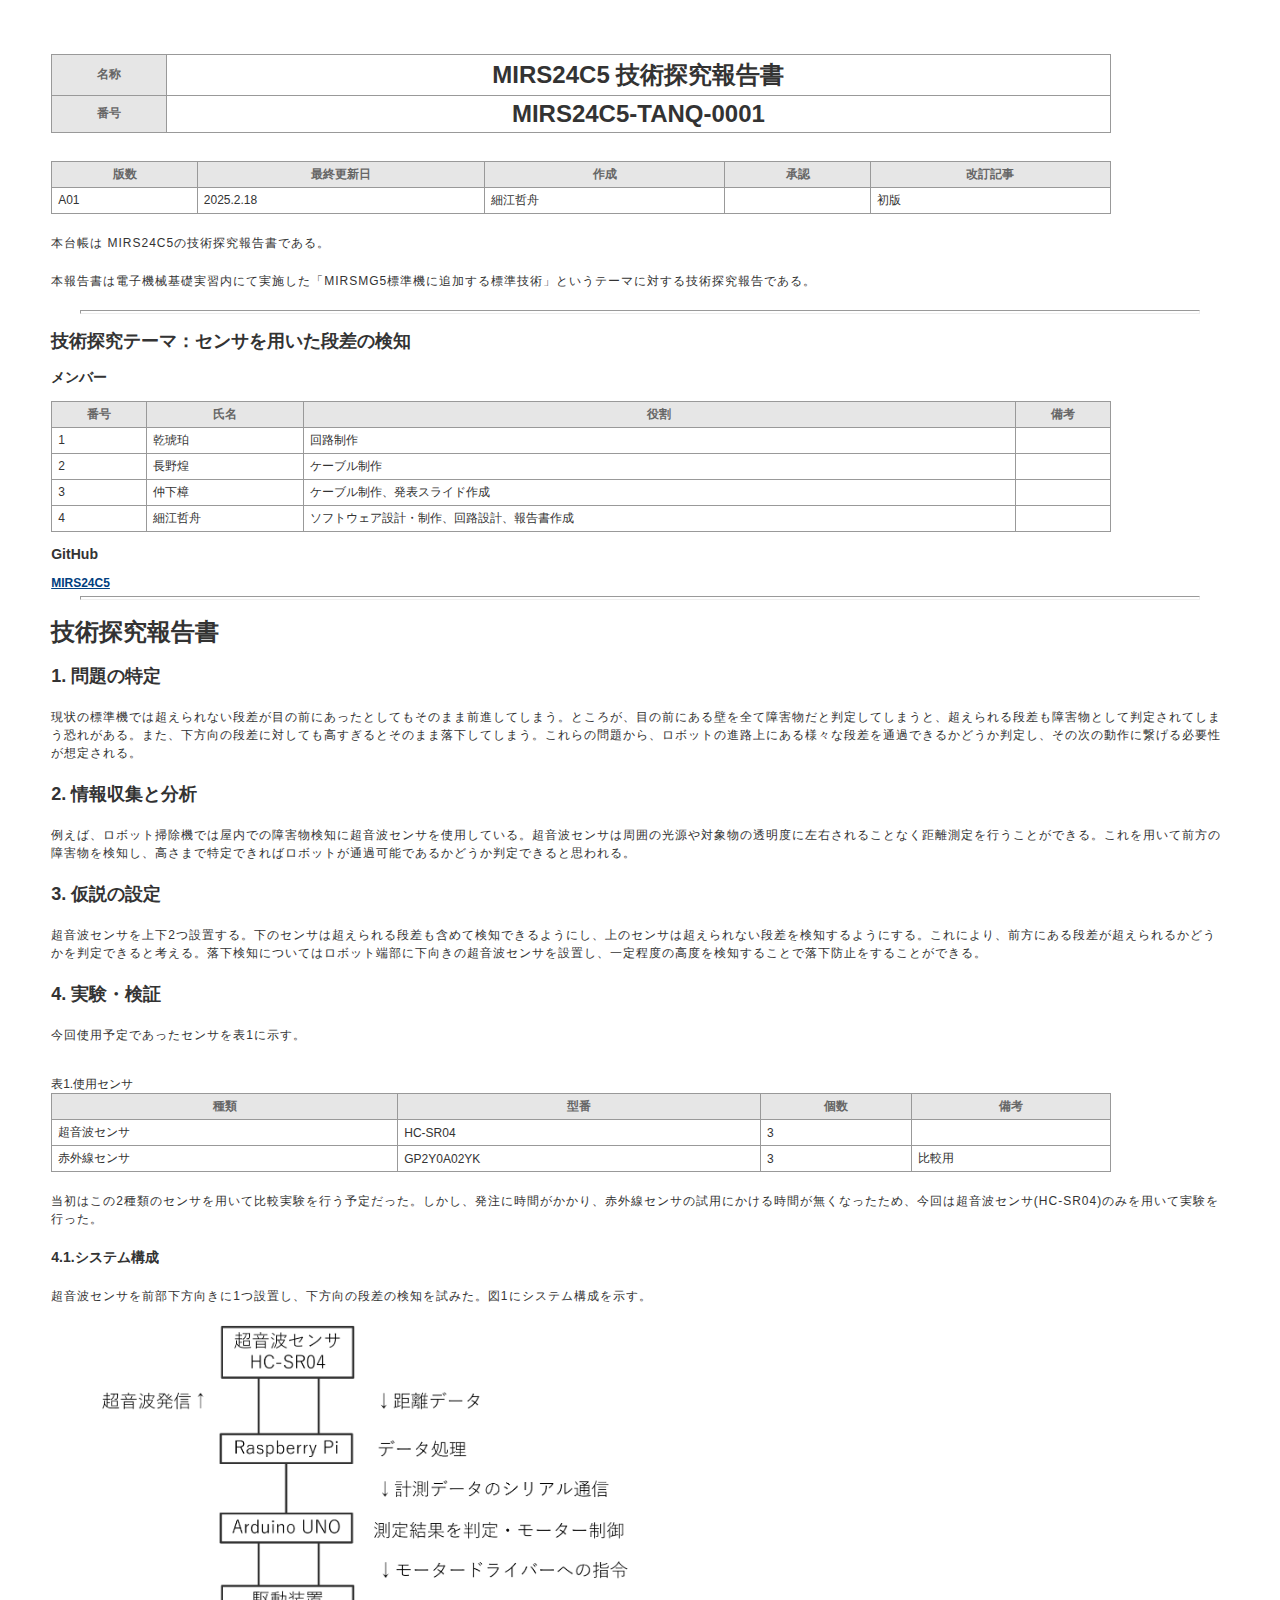
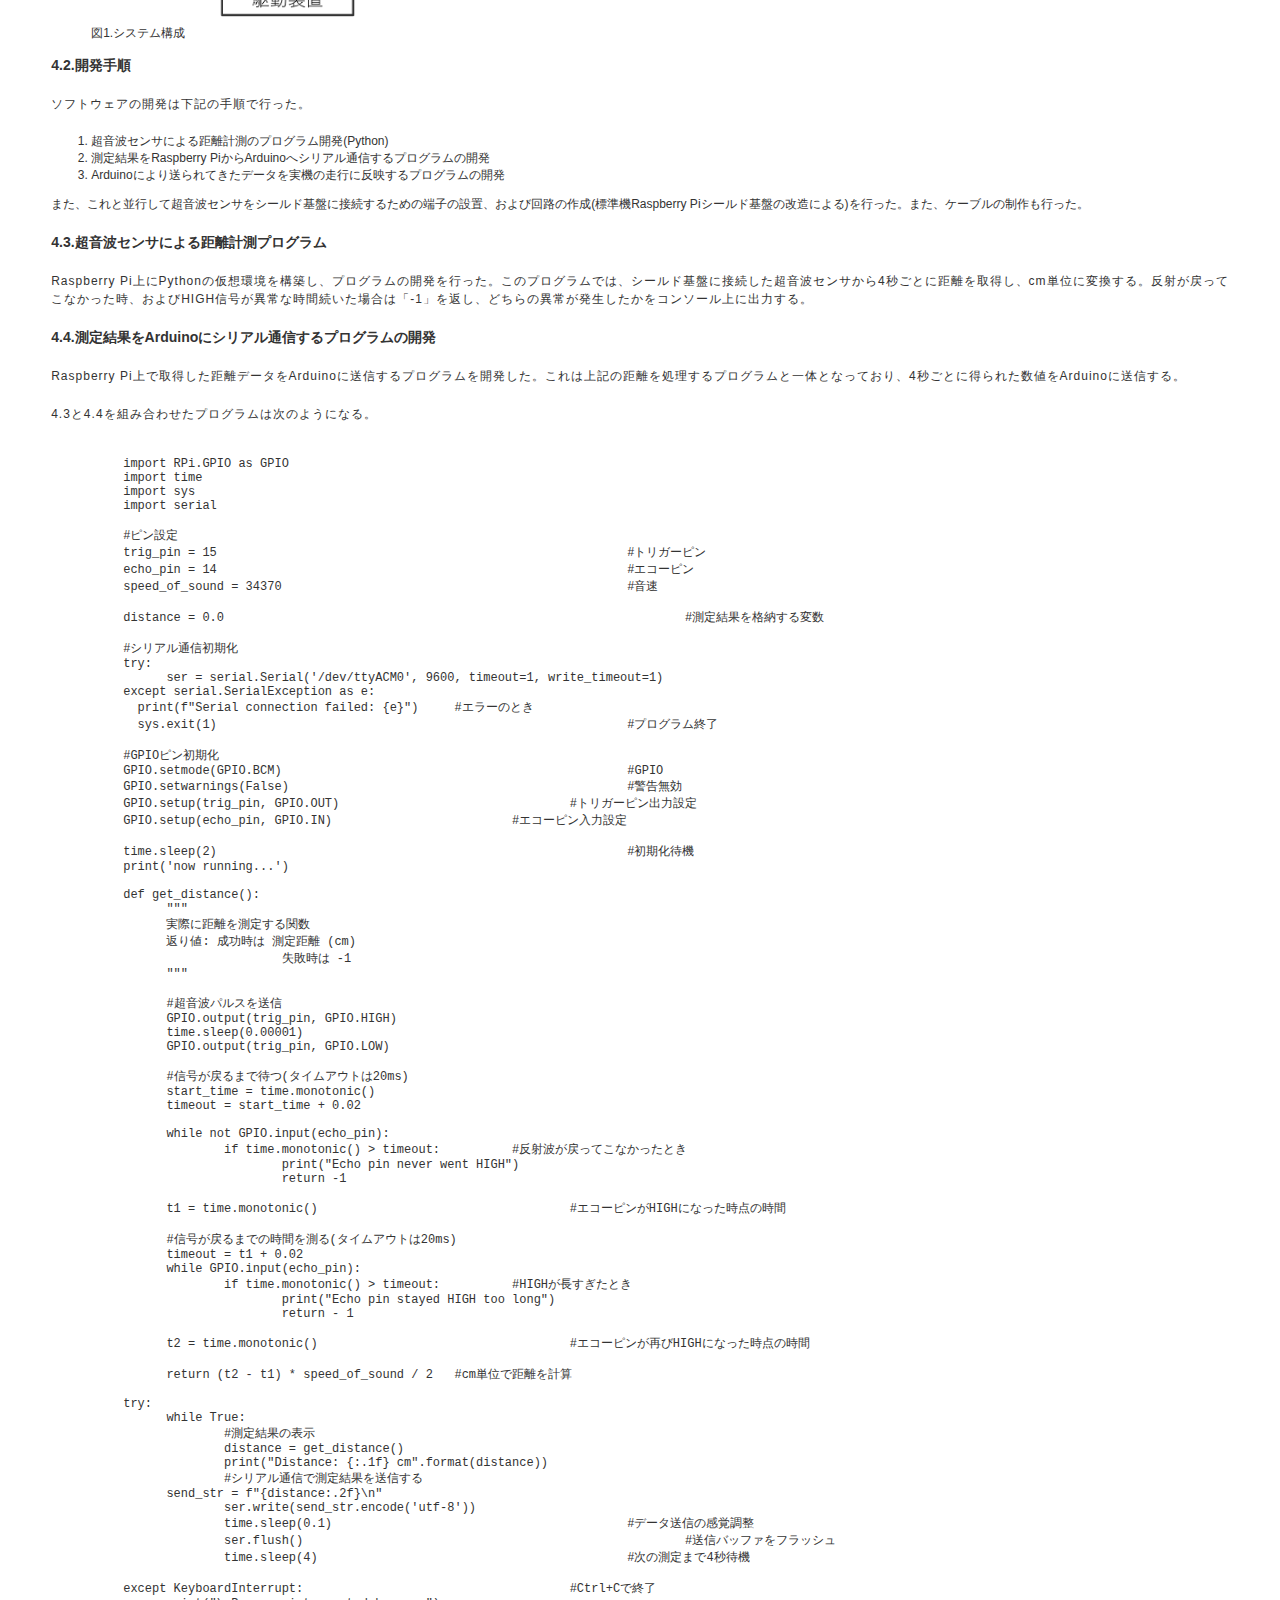
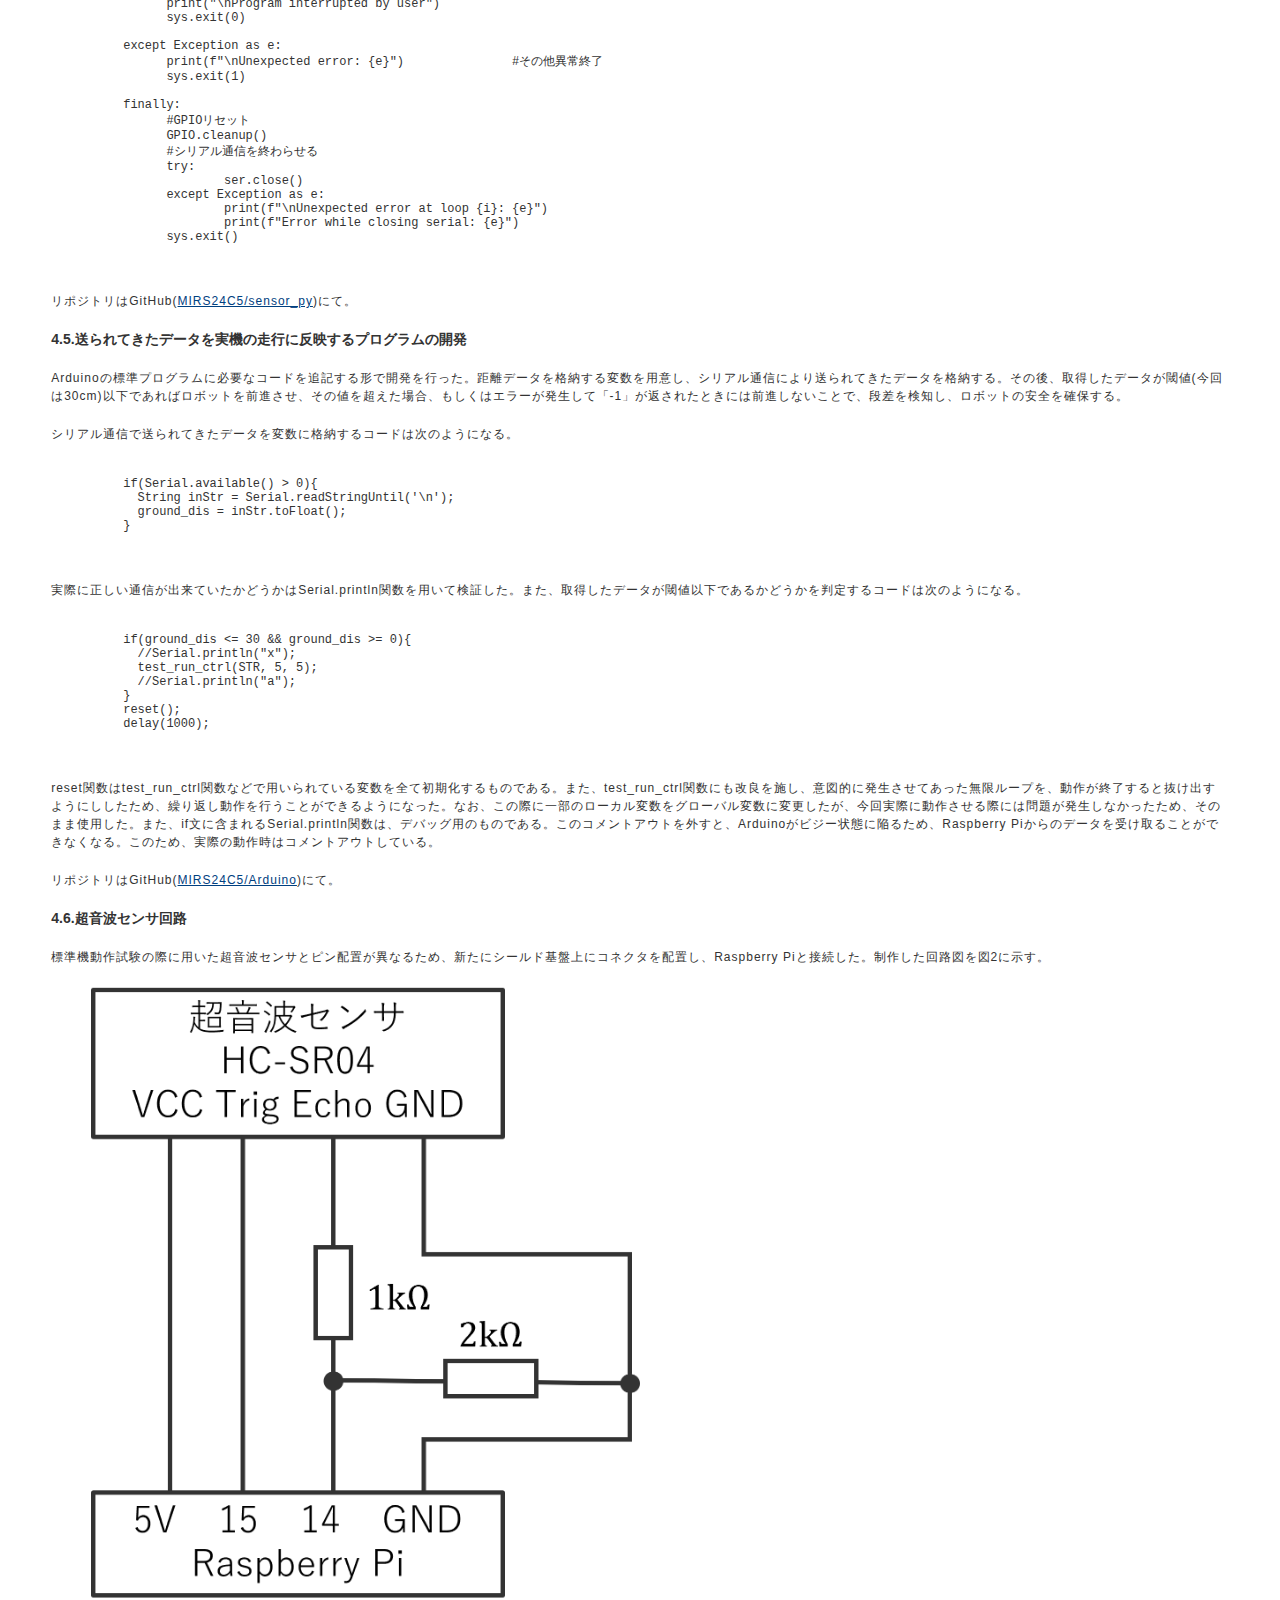
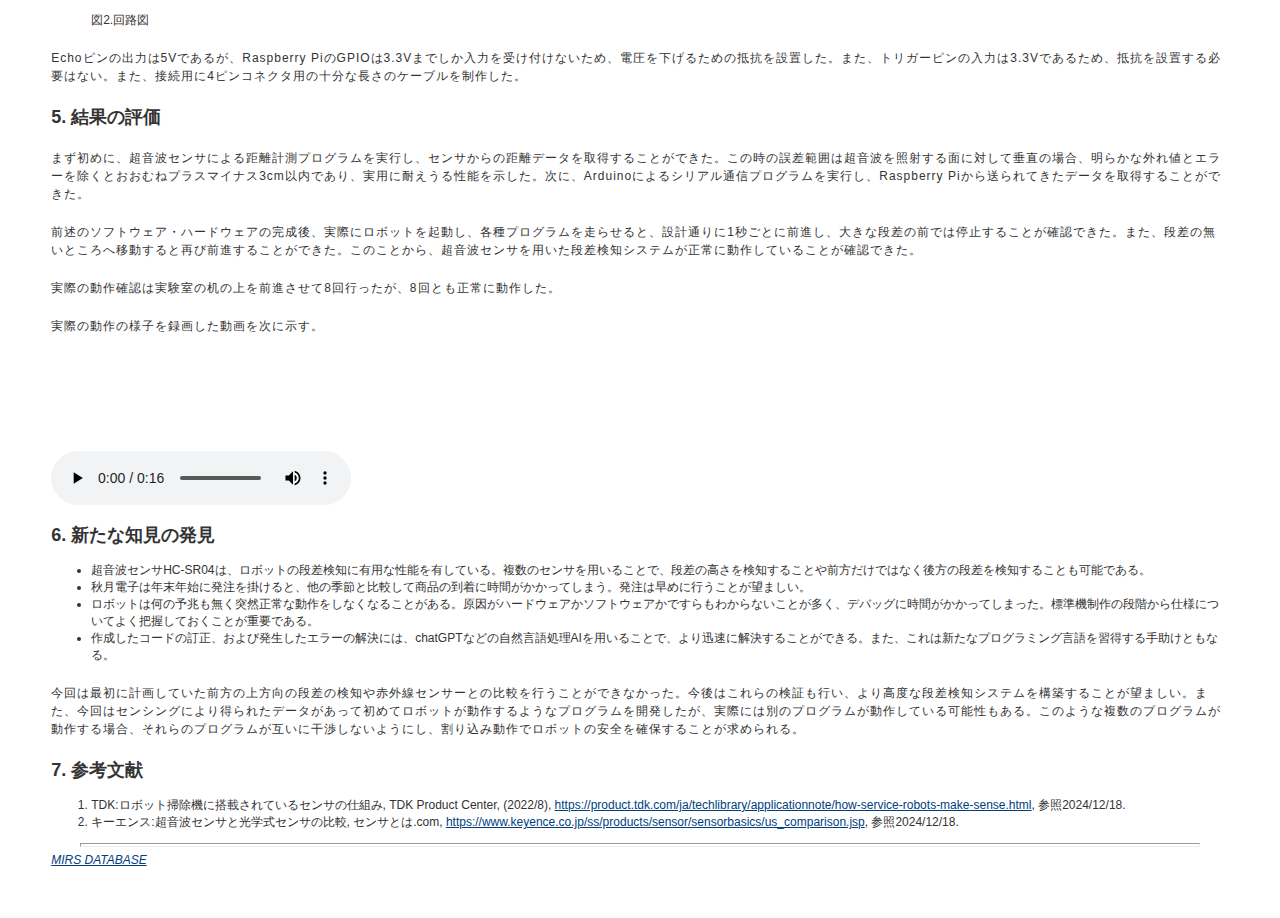
<file: MIRS24C5/index.html>
<!DOCTYPE html>
<html>

<head>
  <meta charset="utf-8">
  <title>MIRS24C5-TANQ-0001 ドキュメント管理台帳</title>
  <link rel='stylesheet' href='style.css'>
</head>

<body>

  <!--タイトルにあたる表(削除不可・適宜変更すること）-->
  <table class="table010">
    <tr>
      <th>名称</th>
      <td class="title">MIRS24C5 技術探究報告書</td>
    </tr>
    <tr>
      <th>番号</th>
      <td class="title">MIRS24C5-TANQ-0001</td>
    </tr>
  </table>
  <br>

  <!--版数・最終更新日・作成者・承認者等を記す表（削除不可・適宜変更すること）-->
  <table class="table010">
    <tr>
      <th>版数</th>
      <th>最終更新日</th>
      <th>作成</th>
      <th>承認</th>
      <th>改訂記事</th>
    </tr>

    <tr>
      <td>A01</td>
      <td>2025.2.18</td>
      <td>細江哲舟</td>
      <td></td>
      <td>初版</td>
    </tr>
  </table>

  <!-- ここから本文-->

  <p>本台帳は MIRS24C5の技術探究報告書である。</p>
  <p>本報告書は電子機械基礎実習内にて実施した「MIRSMG5標準機に追加する標準技術」というテーマに対する技術探究報告である。</p>
  <hr>

  <h2>技術探究テーマ：センサを用いた段差の検知</h2>

  <h3>メンバー</h3>
  <table class="table010">
    <tr>
      <th>番号</th>
      <th>氏名</th>
      <th>役割</th>
      <th>備考</th>
    </tr>

    <tr>
        <td>1</td>
        <td>乾琥珀</td>
        <td>回路制作</td>
        <td></td>
    </tr>
    <tr>
        <td>2</td>
        <td>長野煌</td>
        <td>ケーブル制作</td>
        <td></td>
      </tr>
      <tr>
        <td>3</td>
        <td>仲下樟</td>
        <td>ケーブル制作、発表スライド作成</td>
        <td></td>
      </tr>
      <tr>
        <td>4</td>
        <td>細江哲舟</td>
        <td>ソフトウェア設計・制作、回路設計、報告書作成</td>
        <td></td>
      </tr>
  </table>

  <h3>GitHub</h3>

  <a href="https://github.com/MIRS24C5"><b>MIRS24C5</b></a>

  <hr>

  <h1>技術探究報告書</h1>

  <div class="section">
      <h2>1. 問題の特定</h2>
      <p>
        現状の標準機では超えられない段差が目の前にあったとしてもそのまま前進してしまう。ところが、目の前にある壁を全て障害物だと判定してしまうと、超えられる段差も障害物として判定されてしまう恐れがある。また、下方向の段差に対しても高すぎるとそのまま落下してしまう。これらの問題から、ロボットの進路上にある様々な段差を通過できるかどうか判定し、その次の動作に繋げる必要性が想定される。 
      </p>
  </div>

  <div class="section">
      <h2>2. 情報収集と分析</h2>
      <p>
        例えば、ロボット掃除機では屋内での障害物検知に超音波センサを使用している。超音波センサは周囲の光源や対象物の透明度に左右されることなく距離測定を行うことができる。これを用いて前方の障害物を検知し、高さまで特定できればロボットが通過可能であるかどうか判定できると思われる。 
      </p>
  </div>

  <div class="section">
      <h2>3. 仮説の設定</h2>
      <p>
        超音波センサを上下2つ設置する。下のセンサは超えられる段差も含めて検知できるようにし、上のセンサは超えられない段差を検知するようにする。これにより、前方にある段差が超えられるかどうかを判定できると考える。落下検知についてはロボット端部に下向きの超音波センサを設置し、一定程度の高度を検知することで落下防止をすることができる。 
      </p>
  </div>

  <div class="section">
      <h2>4. 実験・検証</h2>
      <p>今回使用予定であったセンサを表1に示す。</p>
      <table class="table010">
        <caption>表1.使用センサ</caption>
        <tr>
          <th>種類</th>
          <th>型番</th>
          <th>個数</th>
          <th>備考</th>
        </tr>
        <tr>
          <td>超音波センサ</td>
          <td>HC-SR04</td>
          <td>3</td>
          <td></td>
        </tr>
        <tr>
          <td>赤外線センサ</td>
          <td>GP2Y0A02YK</td>
          <td>3</td>
          <td>比較用</td>
        </tr>
      </table>
      <p>
        当初はこの2種類のセンサを用いて比較実験を行う予定だった。しかし、発注に時間がかかり、赤外線センサの試用にかける時間が無くなったため、今回は超音波センサ(HC-SR04)のみを用いて実験を行った。
      </p>

      <h3>4.1.システム構成</h3>
      <p>
        超音波センサを前部下方向きに1つ設置し、下方向の段差の検知を試みた。図1にシステム構成を示す。
      </p>
      <figure>
        <img src="img/sys.png" alt="システム構成" width="50%">
        <figcaption>図1.システム構成</figcaption>
      </figure>

      <h3>4.2.開発手順</h3>
      <p>
        ソフトウェアの開発は下記の手順で行った。
        <ol>
          <li>超音波センサによる距離計測のプログラム開発(Python)</li>
          <li>測定結果をRaspberry PiからArduinoへシリアル通信するプログラムの開発</li>
          <li>Arduinoにより送られてきたデータを実機の走行に反映するプログラムの開発</li>
        </ol>
        また、これと並行して超音波センサをシールド基盤に接続するための端子の設置、および回路の作成(標準機Raspberry Piシールド基盤の改造による)を行った。また、ケーブルの制作も行った。
      </p>

      <h3>4.3.超音波センサによる距離計測プログラム</h3>
      <p>
        Raspberry Pi上にPythonの仮想環境を構築し、プログラムの開発を行った。このプログラムでは、シールド基盤に接続した超音波センサから4秒ごとに距離を取得し、cm単位に変換する。反射が戻ってこなかった時、およびHIGH信号が異常な時間続いた場合は「-1」を返し、どちらの異常が発生したかをコンソール上に出力する。
      </p>

      <h3>4.4.測定結果をArduinoにシリアル通信するプログラムの開発</h3>
      <p>
        Raspberry Pi上で取得した距離データをArduinoに送信するプログラムを開発した。これは上記の距離を処理するプログラムと一体となっており、4秒ごとに得られた数値をArduinoに送信する。
      </p>
      <p>
        4.3と4.4を組み合わせたプログラムは次のようになる。
      </p>
      <pre>
        <code>
          import RPi.GPIO as GPIO
          import time
          import sys
          import serial

          #ピン設定
          trig_pin = 15								#トリガーピン
          echo_pin = 14								#エコーピン
          speed_of_sound = 34370						#音速

          distance = 0.0								#測定結果を格納する変数

          #シリアル通信初期化
          try:
          	ser = serial.Serial('/dev/ttyACM0', 9600, timeout=1, write_timeout=1)
          except serial.SerialException as e:
            print(f"Serial connection failed: {e}")	#エラーのとき
            sys.exit(1)								#プログラム終了

          #GPIOピン初期化
          GPIO.setmode(GPIO.BCM)						#GPIO
          GPIO.setwarnings(False)						#警告無効
          GPIO.setup(trig_pin, GPIO.OUT)				#トリガーピン出力設定
          GPIO.setup(echo_pin, GPIO.IN)				#エコーピン入力設定

          time.sleep(2)								#初期化待機
          print('now running...')

          def get_distance():
          	"""
          	実際に距離を測定する関数
          	返り値: 成功時は 測定距離 (cm) 
          		        失敗時は -1
          	"""

          	#超音波パルスを送信
          	GPIO.output(trig_pin, GPIO.HIGH)
          	time.sleep(0.00001)
          	GPIO.output(trig_pin, GPIO.LOW)

          	#信号が戻るまで待つ(タイムアウトは20ms)
          	start_time = time.monotonic()
          	timeout = start_time + 0.02

          	while not GPIO.input(echo_pin):
          		if time.monotonic() > timeout:		#反射波が戻ってこなかったとき
          			print("Echo pin never went HIGH")
          			return -1

          	t1 = time.monotonic()					#エコーピンがHIGHになった時点の時間

          	#信号が戻るまでの時間を測る(タイムアウトは20ms)
          	timeout = t1 + 0.02
          	while GPIO.input(echo_pin):
          		if time.monotonic() > timeout:		#HIGHが長すぎたとき
          			print("Echo pin stayed HIGH too long")
          			return - 1

          	t2 = time.monotonic()					#エコーピンが再びHIGHになった時点の時間

          	return (t2 - t1) * speed_of_sound / 2	#cm単位で距離を計算
	
          try:
          	while True:
          		#測定結果の表示
          		distance = get_distance()
          		print("Distance: {:.1f} cm".format(distance))
          		#シリアル通信で測定結果を送信する
            	send_str = f"{distance:.2f}\n"
          		ser.write(send_str.encode('utf-8'))
          		time.sleep(0.1)						#データ送信の感覚調整
          		ser.flush()							#送信バッファをフラッシュ
          		time.sleep(4)						#次の測定まで4秒待機
		
          except KeyboardInterrupt:					#Ctrl+Cで終了
          	print("\nProgram interrupted by user")
          	sys.exit(0)
		
          except Exception as e:
          	print(f"\nUnexpected error: {e}")		#その他異常終了
          	sys.exit(1)

          finally:
          	#GPIOリセット
          	GPIO.cleanup()
          	#シリアル通信を終わらせる
          	try:
          		ser.close()
          	except Exception as e:
          		print(f"\nUnexpected error at loop {i}: {e}")
          		print(f"Error while closing serial: {e}")
          	sys.exit()
        </code>
      </pre>
      <p>リポジトリはGitHub(<a href="https://github.com/MIRS24C5/sensor_py/">MIRS24C5/sensor_py</a>)にて。</p>

      <h3>4.5.送られてきたデータを実機の走行に反映するプログラムの開発</h3>
      <p>
        Arduinoの標準プログラムに必要なコードを追記する形で開発を行った。距離データを格納する変数を用意し、シリアル通信により送られてきたデータを格納する。その後、取得したデータが閾値(今回は30cm)以下であればロボットを前進させ、その値を超えた場合、もしくはエラーが発生して「-1」が返されたときには前進しないことで、段差を検知し、ロボットの安全を確保する。
      </p>

      <p>
        シリアル通信で送られてきたデータを変数に格納するコードは次のようになる。
      </p>

      <pre>
        <code>
          if(Serial.available() > 0){
            String inStr = Serial.readStringUntil('\n');
            ground_dis = inStr.toFloat();
          }
        </code>
      </pre>

      <p>
        実際に正しい通信が出来ていたかどうかはSerial.println関数を用いて検証した。また、取得したデータが閾値以下であるかどうかを判定するコードは次のようになる。
      </p>

      <pre>
        <code>
          if(ground_dis <= 30 && ground_dis >= 0){
            //Serial.println("x");
            test_run_ctrl(STR, 5, 5);
            //Serial.println("a");
          }
          reset();
          delay(1000);
        </code>
      </pre>

      <p>
        reset関数はtest_run_ctrl関数などで用いられている変数を全て初期化するものである。また、test_run_ctrl関数にも改良を施し、意図的に発生させてあった無限ループを、動作が終了すると抜け出すようにししたため、繰り返し動作を行うことができるようになった。なお、この際に一部のローカル変数をグローバル変数に変更したが、今回実際に動作させる際には問題が発生しなかったため、そのまま使用した。また、if文に含まれるSerial.println関数は、デバッグ用のものである。このコメントアウトを外すと、Arduinoがビジー状態に陥るため、Raspberry Piからのデータを受け取ることができなくなる。このため、実際の動作時はコメントアウトしている。
      </p>

      <p>
        リポジトリはGitHub(<a href="https://github.com/MIRS24C5/Arduino/">MIRS24C5/Arduino</a>)にて。
      </p>

      <h3>4.6.超音波センサ回路</h3>
      <p>
        標準機動作試験の際に用いた超音波センサとピン配置が異なるため、新たにシールド基盤上にコネクタを配置し、Raspberry Piと接続した。制作した回路図を図2に示す。
      </p>
      <figure>
        <img src="img/circuit.png" alt="回路図" width="50%">
        <figcaption>図2.回路図</figcaption>
      </figure>
      <p>
        Echoピンの出力は5Vであるが、Raspberry PiのGPIOは3.3Vまでしか入力を受け付けないため、電圧を下げるための抵抗を設置した。また、トリガーピンの入力は3.3Vであるため、抵抗を設置する必要はない。また、接続用に4ピンコネクタ用の十分な長さのケーブルを制作した。
      </p>
  </div>

  <div class="section">
      <h2>5. 結果の評価</h2>
      
      <p>
        まず初めに、超音波センサによる距離計測プログラムを実行し、センサからの距離データを取得することができた。この時の誤差範囲は超音波を照射する面に対して垂直の場合、明らかな外れ値とエラーを除くとおおむねプラスマイナス3cm以内であり、実用に耐えうる性能を示した。次に、Arduinoによるシリアル通信プログラムを実行し、Raspberry Piから送られてきたデータを取得することができた。
      </p>
      
      <p>
        前述のソフトウェア・ハードウェアの完成後、実際にロボットを起動し、各種プログラムを走らせると、設計通りに1秒ごとに前進し、大きな段差の前では停止することが確認できた。また、段差の無いところへ移動すると再び前進することができた。このことから、超音波センサを用いた段差検知システムが正常に動作していることが確認できた。
      </p>

      <p>
        実際の動作確認は実験室の机の上を前進させて8回行ったが、8回とも正常に動作した。
      </p>

      <p>
        実際の動作の様子を録画した動画を次に示す。
      </p>

      <video src="img/test_run.mp4" controls />
  </div>

  <div class="section">
      <h2>6. 新たな知見の発見</h2>
      <ul>
        <li>
          超音波センサHC-SR04は、ロボットの段差検知に有用な性能を有している。複数のセンサを用いることで、段差の高さを検知することや前方だけではなく後方の段差を検知することも可能である。
        </li>
        <li>
          秋月電子は年末年始に発注を掛けると、他の季節と比較して商品の到着に時間がかかってしまう。発注は早めに行うことが望ましい。
        </li>
        <li>
          ロボットは何の予兆も無く突然正常な動作をしなくなることがある。原因がハードウェアかソフトウェアかですらもわからないことが多く、デバッグに時間がかかってしまった。標準機制作の段階から仕様についてよく把握しておくことが重要である。
        </li>
        <li>
          作成したコードの訂正、および発生したエラーの解決には、chatGPTなどの自然言語処理AIを用いることで、より迅速に解決することができる。また、これは新たなプログラミング言語を習得する手助けともなる。
        </li>
      </ul>
      <p>
        今回は最初に計画していた前方の上方向の段差の検知や赤外線センサーとの比較を行うことができなかった。今後はこれらの検証も行い、より高度な段差検知システムを構築することが望ましい。また、今回はセンシングにより得られたデータがあって初めてロボットが動作するようなプログラムを開発したが、実際には別のプログラムが動作している可能性もある。このような複数のプログラムが動作する場合、それらのプログラムが互いに干渉しないようにし、割り込み動作でロボットの安全を確保することが求められる。
      </p>
  </div>

  <div class="section">
      <h2>7. 参考文献</h2>
      <ol>
        <li>TDK:ロボット掃除機に搭載されているセンサの仕組み, TDK Product Center, (2022/8), <a href="https://product.tdk.com/ja/techlibrary/applicationnote/how-service-robots-make-sense.html">https://product.tdk.com/ja/techlibrary/applicationnote/how-service-robots-make-sense.html</a>, 参照2024/12/18. </li>
        <li>キーエンス:超音波センサと光学式センサの比較, センサとは.com, <a href="https://www.keyence.co.jp/ss/products/sensor/sensorbasics/us_comparison.jsp">https://www.keyence.co.jp/ss/products/sensor/sensorbasics/us_comparison.jsp</a>, 参照2024/12/18. </li>
      </ol>
  </div>
  
  <hr>
  <address>
    <a href="http://www2.denshi.numazu-ct.ac.jp/mirsdoc2/" target="_self">MIRS DATABASE</a>
  </address>

</body>

</html>
</file>
<file: MIRS24C5/style.css>
/*ページ全体の指定 ----------*/

  body {
    font-family: Verdana, Arial, Helvetica, sans-serif, "ＭＳ ゴシック","Hiragino KaKu Gothic Pro", Osaka;
    margin: 2%;
    padding: 2%;
    font-size: 12px;
    color: #333;
    background-color: #ffffff;
  }
  
  a:link {
    color: #004080;
    font-size: 12px;
  }
  
  a:visited {
    color: #004080;
    font-size: 12px;
  }
  
  p {
    margin: 20px 0 20px 0;
    line-height: 150%;
    letter-spacing: 1px;
  }
  
  .h1{
  font-size:200%;
  }
  
  hr {
  width: 95%;
  height: 2px;
  }
  
  /*-main-*/
  
  #main {
    margin: 40px auto 30px auto;
    padding: 4px 4px 0 4px;
    width: 90%;
    background-color: #ffffff;
  }
  
  /*-table-*/
  
  table.table010 {
    margin-top: 0.2em;
    margin-bottom: 1em;
    width: 90%;
    border-collapse: collapse;
    border: solid 1px #999;
    font-size: 100%;
  }
  
  table.table010 caption {
    margin-top: 1em;
    text-align: left;
  }
  
  table.table010 th,
  table.table010 td {
    border: solid 1px #999;
    padding: 4px 6px;
  }
  
  table.table010 th {
    background: #E6E6E6;
    text-align: center;
    white-space: nowrap;
    color: #666;
  }
  
  table.table010 td.title {
    text-align: center;
    font-size: 200%;
    font-weight: bolder;
  }
  
  table.table010 td.dcu {
    width:150px;
  }
  
  table.table010 td.dir {
    width:260px;
  }
</file>
